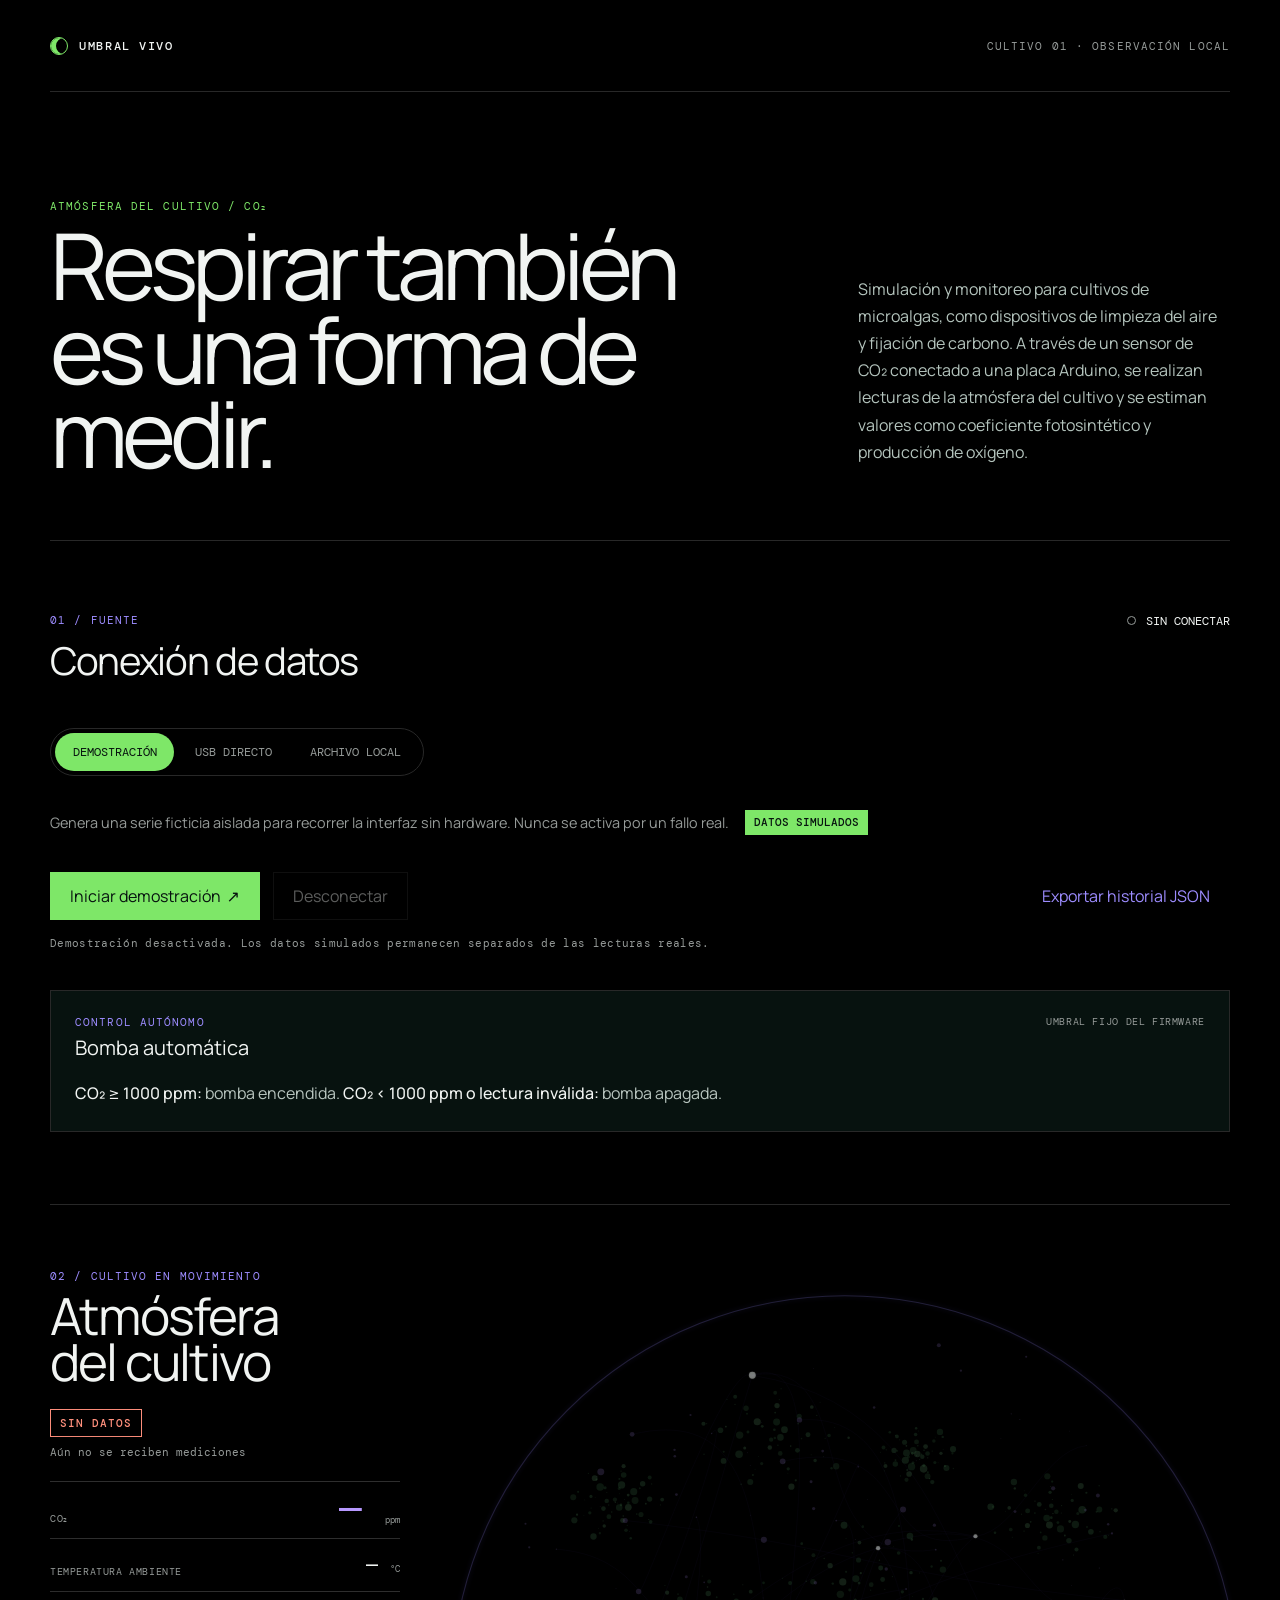
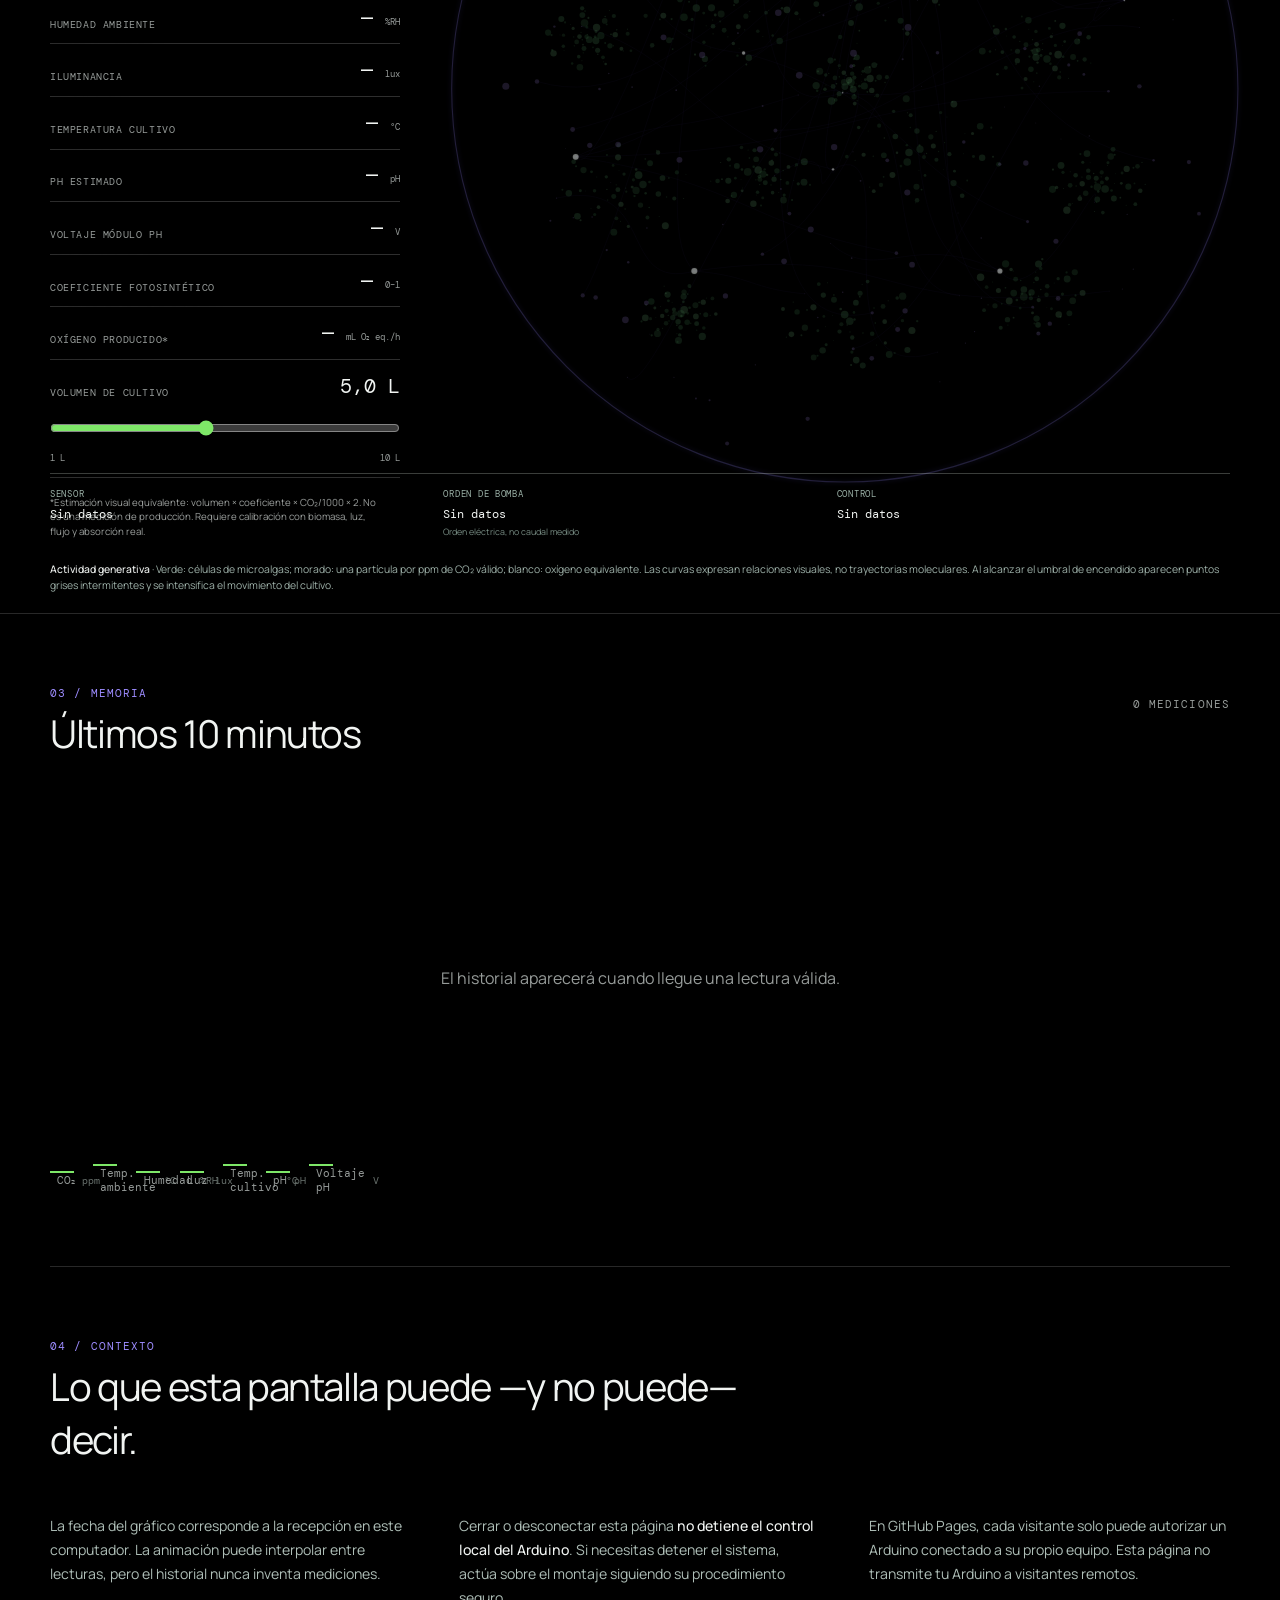
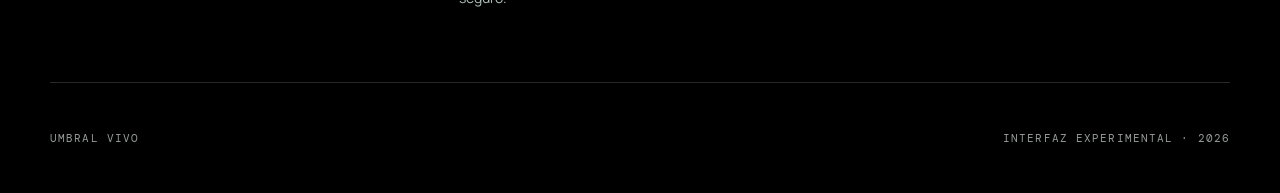
<file: CO2/index.html>
<!doctype html>
<html lang="es">
<head>
  <meta charset="utf-8">
  <meta name="viewport" content="width=device-width, initial-scale=1">
  <meta name="theme-color" content="#071613">
  <meta name="description" content="Interfaz local para observar CO₂ en un cultivo de microalgas mediante Arduino UNO.">
  <title>Umbral vivo — cultivo de microalgas</title>
  <link rel="stylesheet" href="./styles.css">
</head>
<body>
  <a class="skip-link" href="#contenido">Saltar al contenido</a>
  <header class="site-header">
    <a class="brand" href="./" aria-label="Umbral vivo, inicio">
      <span class="brand-mark" aria-hidden="true"></span>
      <span>UMBRAL VIVO</span>
    </a>
    <p class="eyebrow">Cultivo 01 · observación local</p>
  </header>

  <main id="contenido">
    <section class="hero" aria-labelledby="titulo">
      <div>
        <p class="kicker">Atmósfera del cultivo / CO₂</p>
        <h1 id="titulo">Respirar también<br>es una forma de medir.</h1>
      </div>
      <p class="intro">Simulación y monitoreo para cultivos de microalgas, como dispositivos de limpieza del aire y fijación de carbono. A través de un sensor de CO₂ conectado a una placa Arduino, se realizan lecturas de la atmósfera del cultivo y se estiman valores como coeficiente fotosintético y producción de oxígeno.</p>
    </section>

    <section class="connection-panel" aria-labelledby="fuente-title">
      <div class="panel-heading">
        <div>
          <p class="section-index">01 / FUENTE</p>
          <h2 id="fuente-title">Conexión de datos</h2>
        </div>
        <div class="connection-state" role="status" aria-live="polite">
          <span id="status-dot" class="status-dot"></span>
          <span id="estado">Sin conectar</span>
        </div>
      </div>

      <div class="source-switch" role="group" aria-label="Fuente de datos">
        <button class="source-button demo-source is-active" type="button" data-mode="demo" aria-pressed="true">Demostración</button>
        <button class="source-button" type="button" data-mode="serial" aria-pressed="false">USB directo</button>
        <button class="source-button" type="button" data-mode="file" aria-pressed="false">Archivo local</button>
      </div>

      <div id="source-description" class="source-description">
        <p id="mode-help">Genera una serie ficticia aislada para recorrer la interfaz sin hardware. Nunca se activa por un fallo real.</p>
        <span id="simulated-badge" class="simulated-badge">DATOS SIMULADOS</span>
      </div>

      <div class="actions">
        <button id="conectar" class="button button-primary" type="button">
          <span>Iniciar demostración</span><span aria-hidden="true">↗</span>
        </button>
        <button id="desconectar" class="button button-secondary" type="button" disabled>Desconectar</button>
        <button id="exportar" class="button button-text" type="button">Exportar historial JSON</button>
      </div>
      <p id="feedback" class="feedback" aria-live="polite">Demostración desactivada. Los datos simulados permanecen separados de las lecturas reales.</p>

      <section class="threshold-form" aria-labelledby="control-title">
        <div class="threshold-heading">
          <div>
            <p class="section-index">CONTROL AUTÓNOMO</p>
            <h3 id="control-title">Bomba automática</h3>
          </div>
          <span>Umbral fijo del firmware</span>
        </div>
        <p class="control-rule"><strong>CO₂ ≥ 1000 ppm:</strong> bomba encendida. <strong>CO₂ &lt; 1000 ppm o lectura inválida:</strong> bomba apagada.</p>
      </section>
    </section>

    <section class="culture-section" aria-labelledby="lectura-title">
      <figure class="organism-card">
        <canvas id="organism" aria-label="Visualización generativa de células de microalgas, partículas de CO₂ y oxígeno equivalente"></canvas>

        <div class="visual-dashboard">
          <p class="section-index">02 / CULTIVO EN MOVIMIENTO</p>
          <h2 id="lectura-title">Atmósfera<br>del cultivo</h2>
          <p id="data-state" class="data-state">SIN DATOS</p>
          <p id="received-time" class="received-time">Aún no se reciben mediciones</p>

          <dl class="visual-variables">
            <div class="variable variable-primary">
              <dt>CO₂</dt>
              <dd><span id="co2-value">—</span> <small>ppm</small></dd>
            </div>
            <div class="variable"><dt>Temperatura ambiente</dt><dd><span id="temperature-air">—</span> <small>°C</small></dd></div>
            <div class="variable"><dt>Humedad ambiente</dt><dd><span id="humidity">—</span> <small>%RH</small></dd></div>
            <div class="variable"><dt>Iluminancia</dt><dd><span id="illuminance">—</span> <small>lux</small></dd></div>
            <div class="variable"><dt>Temperatura cultivo</dt><dd><span id="temperature-culture">—</span> <small>°C</small></dd></div>
            <div class="variable"><dt>pH estimado</dt><dd><span id="ph-value">—</span> <small>pH</small></dd></div>
            <div class="variable"><dt>Voltaje módulo pH</dt><dd><span id="ph-voltage">—</span> <small>V</small></dd></div>
            <div class="variable">
              <dt>Coeficiente fotosintético</dt>
              <dd><span id="photo-coefficient">—</span> <small>0–1</small></dd>
            </div>
            <div class="variable">
              <dt>Oxígeno producido*</dt>
              <dd><span id="oxygen-value">—</span> <small>mL O₂ eq./h</small></dd>
            </div>
            <div class="variable volume-variable">
              <dt><label for="culture-volume">Volumen de cultivo</label></dt>
              <dd><output id="volume-value" for="culture-volume">5,0 L</output></dd>
              <input id="culture-volume" type="range" min="1" max="10" step="0.5" value="5" aria-describedby="volume-range">
              <span id="volume-range" class="range-labels"><i>1 L</i><i>10 L</i></span>
            </div>
          </dl>

          <p class="estimate-note">*Estimación visual equivalente: volumen × coeficiente × CO₂/1000 × 2. No es una medición de producción. Requiere calibración con biomasa, luz, flujo y absorción real.</p>
        </div>

        <dl class="visual-status">
          <div><dt>Sensor</dt><dd id="sensor-status">Sin datos</dd></div>
          <div><dt>Orden de bomba</dt><dd id="pump-command">Sin datos</dd><span>Orden eléctrica, no caudal medido</span></div>
          <div><dt>Control</dt><dd id="control-status">Sin datos</dd></div>
        </dl>

        <figcaption><strong>Actividad generativa</strong> · Verde: células de microalgas; morado: una partícula por ppm de CO₂ válido; blanco: oxígeno equivalente. Las curvas expresan relaciones visuales, no trayectorias moleculares. Al alcanzar el umbral de encendido aparecen puntos grises intermitentes y se intensifica el movimiento del cultivo.</figcaption>
      </figure>
    </section>

    <section class="history-section" aria-labelledby="historial-title">
      <div class="panel-heading">
        <div>
          <p class="section-index">03 / MEMORIA</p>
          <h2 id="historial-title">Últimos 10 minutos</h2>
        </div>
        <p id="history-count" class="history-count">0 mediciones</p>
      </div>
      <div class="chart-wrap">
        <canvas id="chart" role="img" aria-label="Gráfico único con todas las mediciones de los sensores durante los últimos diez minutos"></canvas>
        <p id="chart-empty" class="chart-empty">El historial aparecerá cuando llegue una lectura válida.</p>
      </div>
      <div id="chart-legend" class="legend chart-legend" aria-label="Series del gráfico"></div>
    </section>

    <section class="notes" aria-labelledby="notas-title">
      <p class="section-index">04 / CONTEXTO</p>
      <h2 id="notas-title">Lo que esta pantalla puede —y no puede— decir.</h2>
      <div class="notes-grid">
        <p>La fecha del gráfico corresponde a la recepción en este computador. La animación puede interpolar entre lecturas, pero el historial nunca inventa mediciones.</p>
        <p>Cerrar o desconectar esta página <strong>no detiene el control local del Arduino</strong>. Si necesitas detener el sistema, actúa sobre el montaje siguiendo su procedimiento seguro.</p>
        <p>En GitHub Pages, cada visitante solo puede autorizar un Arduino conectado a su propio equipo. Esta página no transmite tu Arduino a visitantes remotos.</p>
      </div>
    </section>
  </main>

  <footer><span>UMBRAL VIVO</span><span>Interfaz experimental · 2026</span></footer>
  <script type="module" src="./app.mjs"></script>
</body>
</html>
</file>
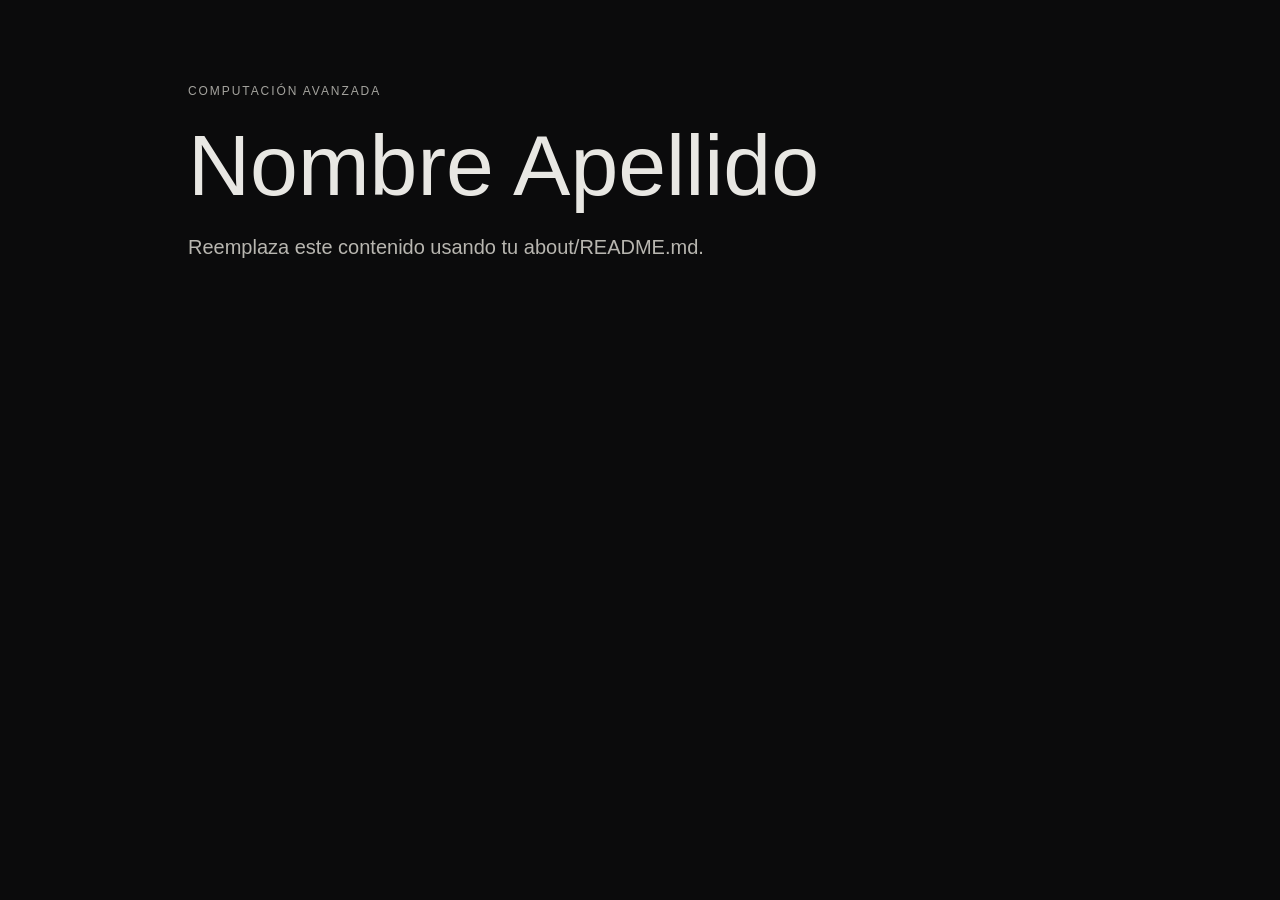
<file: templates/site-basic/index.html>
<!doctype html>
<html lang="es">
<head>
  <meta charset="utf-8">
  <meta name="viewport" content="width=device-width, initial-scale=1">
  <title>Computación Avanzada - About</title>
  <link rel="stylesheet" href="styles.css">
</head>
<body>
  <main class="page">
    <p class="eyebrow">COMPUTACIÓN AVANZADA</p>
    <h1>Nombre Apellido</h1>
    <p class="lead">Reemplaza este contenido usando tu about/README.md.</p>
  </main>
</body>
</html>
</file>
<file: CO2/styles.css>
@import url('https://fonts.googleapis.com/css2?family=DM+Mono:wght@300;400;500&family=Manrope:wght@400;500;600&display=swap');

:root { --ink:#f1f4f2; --muted:#969b99; --bg:#000; --panel:#080808; --line:#282828; --acid:#7ee768; --cyan:#9d8cff; --danger:#ff907d; color-scheme:dark; font-family:Manrope,system-ui,sans-serif; }
* { box-sizing:border-box; }
html { background:var(--bg); scroll-behavior:smooth; }
body { margin:0; overflow-x:hidden; color:var(--ink); background:#000; }
button { font:inherit; }
.skip-link { position:fixed; left:1rem; top:-4rem; z-index:10; padding:.7rem 1rem; background:var(--acid); color:#07130f; }
.skip-link:focus { top:1rem; }
.site-header, main, footer { width:min(1180px,calc(100% - 40px)); margin-inline:auto; }
.site-header { min-height:92px; display:flex; align-items:center; justify-content:space-between; border-bottom:1px solid var(--line); }
.brand { display:flex; align-items:center; gap:.7rem; color:var(--ink); text-decoration:none; font:500 .76rem 'DM Mono',monospace; letter-spacing:.13em; }
.brand-mark { width:18px; height:18px; border:1px solid var(--acid); border-radius:50%; box-shadow:inset 5px 0 0 var(--acid); }
.eyebrow,.kicker,.section-index,.history-count,.feedback,.received-time,.legend,footer { font:400 .69rem 'DM Mono',monospace; letter-spacing:.1em; text-transform:uppercase; color:var(--muted); }
.hero { min-height:440px; display:grid; grid-template-columns:2fr 1fr; align-items:end; gap:4rem; padding:6rem 0 4rem; border-bottom:1px solid var(--line); }
.kicker { color:var(--acid); }
h1 { margin:.65rem 0 0; max-width:850px; font-weight:400; font-size:clamp(3.2rem,7.2vw,6.6rem); line-height:.91; letter-spacing:-.065em; }
.intro { margin:0 0 .6rem; color:#b4c4bd; line-height:1.7; max-width:36ch; }
.connection-panel,.history-section,.notes { padding:4.5rem 0; border-bottom:1px solid var(--line); }
.panel-heading { display:flex; justify-content:space-between; align-items:flex-start; gap:2rem; }
h2 { margin:.45rem 0 0; font-size:clamp(1.6rem,3vw,2.5rem); font-weight:400; letter-spacing:-.035em; }
.section-index { margin:0; color:var(--cyan); }
.connection-state { display:flex; gap:.65rem; align-items:center; font:400 .78rem 'DM Mono',monospace; text-transform:uppercase; }
.status-dot { width:9px; height:9px; border:1px solid var(--muted); border-radius:50%; }
.status-dot.connected { background:var(--acid); border-color:var(--acid); box-shadow:0 0 14px var(--acid); }
.status-dot.warning { background:var(--danger); border-color:var(--danger); }
.source-switch { display:flex; width:fit-content; margin-top:2.6rem; border:1px solid var(--line); border-radius:99px; padding:4px; gap:3px; }
.source-button { cursor:pointer; border:0; border-radius:99px; padding:.72rem 1.1rem; color:var(--muted); background:transparent; font:400 .72rem 'DM Mono',monospace; text-transform:uppercase; }
.source-button:hover { color:var(--ink); }
.source-button.is-active { color:#07130f; background:var(--ink); }
.source-button.demo-source.is-active { background:var(--acid); }
.source-button:focus-visible,.button:focus-visible { outline:3px solid var(--cyan); outline-offset:3px; }
.source-description { min-height:60px; display:flex; align-items:center; gap:1rem; margin-top:1rem; }
.source-description p { margin:0; max-width:720px; color:var(--muted); font-size:.9rem; }
.simulated-badge { white-space:nowrap; color:#07130f; background:var(--acid); padding:.32rem .55rem; font:500 .67rem 'DM Mono',monospace; }
.actions { display:flex; flex-wrap:wrap; gap:.8rem; margin-top:1.2rem; }
.button { min-height:48px; border:1px solid var(--line); padding:0 1.2rem; cursor:pointer; }
.button:disabled { opacity:.38; cursor:not-allowed; }
.button-primary { min-width:210px; display:flex; align-items:center; justify-content:space-between; background:var(--acid); border-color:var(--acid); color:#07130f; }
.button-secondary { color:var(--ink); background:transparent; }
.button-text { margin-left:auto; color:var(--cyan); border-color:transparent; background:transparent; }
.button:not(:disabled):hover { filter:brightness(1.08); }
.feedback { min-height:1.2em; margin:1rem 0 0; text-transform:none; letter-spacing:.03em; }
.feedback.error { color:var(--danger); }
.threshold-form { margin-top:2.5rem; padding:1.5rem; border:1px solid var(--line); background:rgba(13,33,28,.55); }
.threshold-heading { display:flex; align-items:flex-start; justify-content:space-between; gap:1rem; }
.threshold-heading h3 { margin:.35rem 0 0; font-size:1.25rem; font-weight:400; }
.threshold-heading > span,.threshold-fields label > span:first-child { color:var(--muted); font:400 .65rem 'DM Mono',monospace; text-transform:uppercase; letter-spacing:.06em; }
.threshold-fields { display:grid; grid-template-columns:1fr 1fr auto; align-items:end; gap:1rem; margin-top:1.5rem; }
.threshold-fields label { display:flex; flex-direction:column; gap:.6rem; }
.input-with-unit { display:flex; align-items:center; border-bottom:1px solid var(--line); }
.input-with-unit:focus-within { border-color:var(--acid); }
.input-with-unit input { width:100%; min-width:0; padding:.6rem 0; color:var(--ink); background:transparent; border:0; outline:0; font:400 1.35rem 'DM Mono',monospace; }
.input-with-unit small { color:var(--muted); font:400 .68rem 'DM Mono',monospace; }
.button-save { color:#07130f; background:var(--cyan); border-color:var(--cyan); white-space:nowrap; }
.config-feedback { min-height:1.35em; margin:1rem 0 0; color:var(--muted); font-size:.75rem; }
.config-feedback.success { color:var(--acid); }
.config-feedback.error { color:var(--danger); }
.control-rule { margin:1.25rem 0 0; color:#b8c5bf; line-height:1.6; }
.control-rule strong { color:var(--ink); font-weight:500; }
.culture-section { width:100vw; margin-left:calc(50% - 50vw); border-bottom:1px solid var(--line); }
.data-state { width:fit-content; margin:1.6rem 0 .5rem; padding:.35rem .55rem; border:1px solid var(--danger); color:var(--danger); font:500 .67rem 'DM Mono',monospace; letter-spacing:.1em; }
.data-state.valid { border-color:var(--acid); color:var(--acid); }
.received-time { margin:.2rem 0 2.5rem; text-transform:none; letter-spacing:0; }
.organism-card { position:relative; margin:0; height:min(1120px,112vh); min-height:980px; overflow:hidden; background:#000; }
.organism-card canvas { width:100%; height:100%; display:block; }
.visual-dashboard { position:absolute; z-index:2; top:clamp(1.5rem,5vw,4.5rem); left:max(20px,calc((100vw - 1180px)/2)); width:min(350px,calc(100% - 40px)); padding:0; border:0; background:transparent; text-shadow:0 2px 18px #000,0 2px 5px #000; }
.visual-dashboard h2 { margin:.55rem 0 0; font-size:clamp(2.2rem,4vw,4rem); line-height:.9; }
.visual-dashboard .received-time { margin-bottom:1.4rem; }
.visual-variables { margin:0; border-top:1px solid rgba(255,255,255,.18); }
.variable { display:grid; grid-template-columns:1fr auto; align-items:end; gap:1rem; padding:.8rem 0; border-bottom:1px solid rgba(255,255,255,.18); }
.variable dt { color:var(--muted); font:400 .62rem 'DM Mono',monospace; letter-spacing:.06em; text-transform:uppercase; }
.variable dd { margin:0; text-align:right; font:400 1.25rem 'DM Mono',monospace; font-variant-numeric:tabular-nums; }
.variable dd small { color:var(--muted); font-size:.58rem; }
.variable-primary dd { color:#b799ff; font-size:2.4rem; line-height:.8; }
.volume-variable { grid-template-columns:1fr auto; }
.volume-variable input,.volume-variable .range-labels { grid-column:1/-1; }
.volume-variable input { width:100%; margin:.35rem 0 0; accent-color:var(--acid); cursor:pointer; }
.range-labels { display:flex; justify-content:space-between; color:var(--muted); font:400 .55rem 'DM Mono',monospace; }
.range-labels i { font-style:normal; }
.estimate-note { margin:1.1rem 0 0; max-width:330px; color:#9b9f9d; font-size:.61rem; line-height:1.5; text-shadow:0 2px 7px #000; }
.visual-status { position:absolute; z-index:2; left:max(20px,calc((100vw - 1180px)/2)); right:max(20px,calc((100vw - 1180px)/2)); bottom:4.7rem; display:grid; grid-template-columns:repeat(3,1fr); margin:0; padding-top:.9rem; border-top:1px solid rgba(232,242,232,.25); }
.visual-status div { min-width:0; }
.visual-status dt { color:#9bb1a7; font:400 .58rem 'DM Mono',monospace; letter-spacing:.08em; text-transform:uppercase; }
.visual-status dd { margin:.35rem 0 0; font:400 .76rem 'DM Mono',monospace; }
.visual-status span { display:block; margin-top:.25rem; color:#778c83; font-size:.55rem; }
.organism-card figcaption { position:absolute; z-index:2; left:max(20px,calc((100vw - 1180px)/2)); right:max(20px,calc((100vw - 1180px)/2)); bottom:1.2rem; color:#9db0a8; font-size:.65rem; line-height:1.5; }
.organism-card figcaption strong { color:var(--ink); font-weight:500; }
.chart-wrap { position:relative; height:340px; margin-top:3rem; }
#chart { width:100%; height:100%; display:block; }
.chart-empty { position:absolute; inset:0; display:grid; place-items:center; margin:0; color:var(--muted); text-align:center; }
.legend { display:flex; align-items:center; gap:.5rem; margin-top:1rem; }
.legend span { width:24px; border-top:2px solid var(--acid); }
.legend i { width:1px; height:13px; margin-left:1rem; border-left:1px dashed var(--danger); }
.chart-legend { flex-wrap:wrap; gap:.65rem 1.2rem; text-transform:none; letter-spacing:0; }
.legend-item { display:inline-flex; align-items:center; gap:.45rem; }
.legend-item i { width:18px; height:0; margin:0; border:0; border-top:2px solid var(--series-color); }
.legend-item small { color:#68716d; font-size:.62rem; }
.notes h2 { max-width:720px; }
.notes-grid { display:grid; grid-template-columns:repeat(3,1fr); gap:3rem; margin-top:3rem; color:#aebeb7; font-size:.88rem; line-height:1.7; }
.notes-grid p { margin:0; }
.notes-grid strong { color:var(--ink); font-weight:500; }
footer { min-height:110px; display:flex; justify-content:space-between; align-items:center; }
.sr-only { position:absolute; width:1px; height:1px; overflow:hidden; clip:rect(0,0,0,0); }
@media (max-width:800px) {
  .hero { grid-template-columns:1fr; min-height:auto; gap:2rem; padding:4rem 0 3rem; }
  .organism-card { height:1120px; min-height:1120px; }
  .visual-dashboard { top:1.25rem; }
  .visual-status { grid-template-columns:1fr 1fr 1fr; }
  .notes-grid { grid-template-columns:1fr; gap:1.4rem; }
  .threshold-fields { grid-template-columns:1fr 1fr; }
  .button-save { grid-column:1/-1; }
}
@media (max-width:540px) {
  .site-header,main,footer { width:min(100% - 24px,1180px); }
  .eyebrow { display:none; }
  .panel-heading { align-items:flex-start; flex-direction:column; }
  .source-switch { width:100%; border-radius:12px; }
  .source-button { flex:1; padding-inline:.5rem; font-size:.61rem; }
  .source-description { align-items:flex-start; flex-direction:column; }
  .button-primary,.button-secondary { flex:1; min-width:0; }
  .button-text { width:100%; margin-left:0; text-align:left; padding-left:0; }
  .organism-card { height:1180px; }
  .visual-dashboard { left:12px; width:calc(100% - 24px); }
  .visual-status { left:12px; right:12px; bottom:6.3rem; gap:.7rem; }
  .organism-card figcaption { left:12px; right:12px; bottom:1rem; }
  .threshold-heading,.threshold-fields { grid-template-columns:1fr; flex-direction:column; }
  .button-save { grid-column:auto; white-space:normal; }
  footer { align-items:flex-start; flex-direction:column; justify-content:center; gap:.5rem; }
}
@media (prefers-reduced-motion:reduce) { html { scroll-behavior:auto; } }
</file>
<file: templates/site-basic/styles.css>
*{box-sizing:border-box}body{margin:0;background:#0b0b0c;color:#e8e7e3;font-family:Arial,Helvetica,sans-serif}.page{max-width:960px;margin:0 auto;padding:72px 28px}.eyebrow{font-size:12px;letter-spacing:.16em;color:#a4a39e}.lead{font-size:20px;line-height:1.5;color:#b8b6b0}h1{font-size:clamp(42px,8vw,86px);font-weight:500;line-height:1;margin:24px 0}a{color:#f0d36e}
</file>
